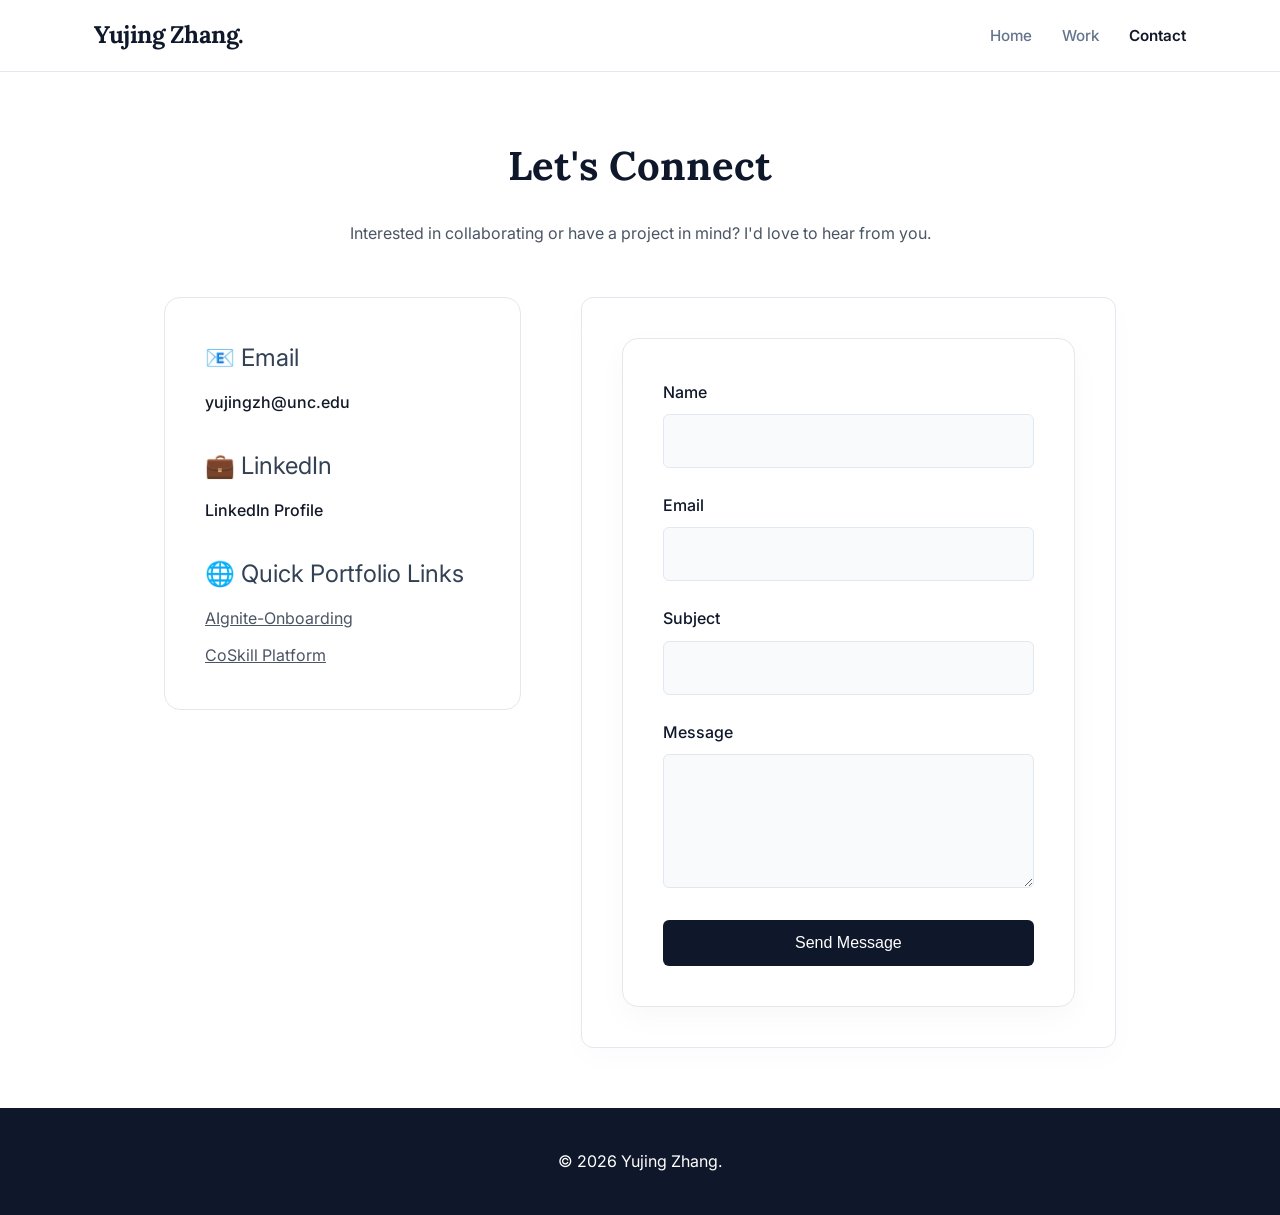
<file: contact.html>
<!DOCTYPE html>
<html lang="en">
<head>
    <meta charset="UTF-8">
    <meta name="viewport" content="width=device-width, initial-scale=1.0">
    <title>Contact - Yujing Zhang</title>
    <link rel="stylesheet" href="style.css">
    <link href="https://fonts.googleapis.com/css2?family=Lora:wght@400;600&family=Inter:wght@400;500;600&display=swap" rel="stylesheet">
</head>
<body style="display: flex; flex-direction: column; min-height: 100vh;">
    
    <nav class="navbar">
        <div class="nav-container">
            <a href="index.html" class="logo">Yujing Zhang.</a>
            <ul class="nav-menu">
                <li><a href="index.html">Home</a></li>
                <li><a href="index.html#portfolio">Work</a></li>
                <li><a href="contact.html" style="color: #111827; font-weight: 600;">Contact</a></li>
            </ul>
        </div>
    </nav>

    <section style="flex-grow: 1; display: flex; align-items: center; padding: 60px 0;">
        <div class="container" style="width: 100%; max-width: 1000px;">
            <div style="text-align: center; margin-bottom: 50px;">
                <h1 class="section-title" style="margin-bottom: 20px;">Let's Connect</h1>
                <p style="color: #4B5563; max-width: 600px; margin: 0 auto;">
                    Interested in collaborating or have a project in mind? I'd love to hear from you.
                </p>
            </div>

            <div class="contact-grid" style="display: grid; grid-template-columns: 1fr 1.5fr; gap: 60px; align-items: start;">
                <div class="contact-info" style="background: #fff; padding: 40px; border-radius: 16px; border: 1px solid #E5E7EB;">
                    
                    <div style="margin-bottom: 30px;">
                        <span style="font-size: 1.5rem; display: block; margin-bottom: 10px;">📧 Email</span>
                        <a href="mailto:yujingzh@unc.edu" style="color: #111827; text-decoration: none; font-weight: 500;">yujingzh@unc.edu</a>
                    </div>

                    <div style="margin-bottom: 30px;">
                        <span style="font-size: 1.5rem; display: block; margin-bottom: 10px;">💼 LinkedIn</span>
                        <a href="https://www.linkedin.com/in/yujingzhang233" target="_blank" style="color: #111827; text-decoration: none; font-weight: 500;">LinkedIn Profile</a>
                    </div>

                    <div>
                        <span style="font-size: 1.5rem; display: block; margin-bottom: 10px;">🌐 Quick Portfolio Links</span>
                        <div style="display: flex; flex-direction: column; gap: 10px;">
                            <a href="https://www.figma.com/proto/IPwVsNekaGKlMUicKkFlYf/EDUC-590---AIgnite-Onboarding-Figma--Copy-?node-id=174-4&t=kibvzkXD0YvhcwhZ-1" target="_blank" style="color: #4B5563; text-decoration: underline;">AIgnite-Onboarding</a>
                            <a href="https://www.figma.com/proto/z1ZxzwCrSdUa23uJxoK12V/CoSkill-Prototype?node-id=0-1&t=khvAR7GtYxwNEWoW-1" target="_blank" style="color: #4B5563; text-decoration: underline;">CoSkill Platform</a>
                        </div>
                    </div>
                </div>

                <div class="contact-form-wrapper fade-in visible">
                    <form action="https://formspree.io/f/mgopppkq" method="POST" style="background: #fff; padding: 40px; border-radius: 16px; box-shadow: 0 10px 30px rgba(0,0,0,0.03); border: 1px solid #E5E7EB;">
                        <div class="form-group">
                            <label for="name">Name</label>
                            <input type="text" id="name" name="name" required>
                        </div>
                        <div class="form-group">
                            <label for="email">Email</label>
                            <input type="email" id="email" name="email" required>
                        </div>
                        <div class="form-group">
                            <label for="subject">Subject</label>
                            <input type="text" id="subject" name="subject" required>
                        </div>
                        <div class="form-group">
                            <label for="message">Message</label>
                            <textarea id="message" name="message" rows="5" required></textarea>
                        </div>
                        <button type="submit" class="btn-primary" style="width: 100%; margin: 0;">Send Message</button>
                    </form>
                </div>
            </div>
        </div>
    </section>

    <footer class="footer">
        <div class="container">
            <p>&copy; 2026 Yujing Zhang.</p>
        </div>
    </footer>
</body>
</html>
</file>
<file: style.css>
/* ==========================================================================
   Base & Variables
   ========================================================================== */
:root {
    --primary-color: #0f172a;
    --accent-color: #ca8a04;
    --bg-light: #f8fafc;
    --text-main: #334155;
    --text-light: #64748b;
    --white: #ffffff;
    --border-color: #e2e8f0;
    --transition: all 0.3s ease;
}

* { margin: 0; padding: 0; box-sizing: border-box; }

body {
    font-family: 'Inter', sans-serif;
    color: var(--text-main);
    background-color: var(--white);
    line-height: 1.7;
    scroll-behavior: smooth;
}

h1, h2, h3, h4, .logo {
    font-family: 'Lora', serif;
    color: var(--primary-color);
}

.container {
    max-width: 1140px;
    margin: 0 auto;
    padding: 0 24px;
}

section { padding: 100px 0; }

.section-title { font-size: 2.5rem; margin-bottom: 50px; position: relative; }

.section-subtitle {
    font-size: 1.8rem;
    color: var(--primary-color);
    margin: 60px 0 30px 0;
    padding-bottom: 10px;
    border-bottom: 2px solid var(--border-color);
}

.section-description { font-size: 1.1rem; color: var(--text-light); margin-bottom: 50px; max-width: 600px; }

/* ==========================================================================
   Navigation (FIXED: Added max-width & margin)
   ========================================================================== */
.navbar {
    position: sticky;
    top: 0;
    background: rgba(255, 255, 255, 0.95);
    backdrop-filter: blur(10px);
    border-bottom: 1px solid var(--border-color);
    z-index: 1000;
    padding: 15px 0;
}

.nav-container { 
    display: flex; 
    justify-content: space-between; 
    align-items: center; 
    max-width: 1140px; /* 限制导航栏的最大宽度 */
    margin: 0 auto;    /* 居中对齐 */
    padding: 0 24px;   /* 两侧留白 */
}

.logo { font-size: 1.5rem; text-decoration: none; font-weight: 700; letter-spacing: -0.5px; }

.nav-menu { display: flex; list-style: none; gap: 30px; align-items: center; }
.nav-menu a { text-decoration: none; color: var(--text-light); font-weight: 500; font-size: 0.95rem; transition: var(--transition); }
.nav-menu a:hover, .nav-menu a.nav-resume { color: var(--primary-color); }

/* ==========================================================================
   Buttons
   ========================================================================== */
.btn-primary, .btn-secondary, .btn-outline {
    display: inline-block;
    padding: 14px 32px;
    border-radius: 6px;
    text-decoration: none;
    font-weight: 500;
    transition: var(--transition);
    border: none;
    cursor: pointer;
    font-size: 1rem;
}

.btn-primary { background-color: var(--primary-color); color: var(--white); }
.btn-primary:hover { background-color: #000; transform: translateY(-2px); box-shadow: 0 10px 20px rgba(0,0,0,0.1); }

.btn-secondary { background-color: var(--bg-light); color: var(--primary-color); border: 1px solid var(--border-color); }
.btn-secondary:hover { border-color: var(--primary-color); }

.btn-outline { background-color: transparent; border: 1px solid var(--primary-color); color: var(--primary-color); margin-top: 20px; }
.btn-outline:hover { background-color: var(--primary-color); color: var(--white); }

/* ==========================================================================
   Hero Section (FIXED: Added loadUp animation)
   ========================================================================== */
.hero {
    height: 90vh;
    display: flex;
    flex-direction: column;
    justify-content: center;
    align-items: center;
    text-align: center;
    background: linear-gradient(180deg, var(--bg-light) 0%, var(--white) 100%);
    position: relative;
}

/* 纯 CSS 首屏加载动画，取代可能失效的 JavaScript 监听 */
.hero-content {
    opacity: 0;
    animation: loadUp 1s cubic-bezier(0.16, 1, 0.3, 1) forwards;
}

@keyframes loadUp {
    0% { opacity: 0; transform: translateY(40px); }
    100% { opacity: 1; transform: translateY(0); }
}

.hero-title { font-size: 4rem; line-height: 1.1; margin-bottom: 24px; letter-spacing: -1px; max-width: 900px; margin-left: auto; margin-right: auto; }
.hero-subtitle { font-size: 1.25rem; color: var(--text-light); margin-bottom: 40px; }
.hero-cta { display: flex; gap: 16px; justify-content: center; }

.scroll-indicator { position: absolute; bottom: 40px; color: var(--text-light); font-size: 0.9rem; letter-spacing: 1px; text-transform: uppercase; }
.scroll-arrow { margin-top: 5px; animation: bounce 2s infinite; }
@keyframes bounce { 0%, 20%, 50%, 80%, 100% { transform: translateY(0); } 40% { transform: translateY(-10px); } 60% { transform: translateY(-5px); } }

/* ==========================================================================
   About Section
   ========================================================================== */
.about-content { display: grid; grid-template-columns: 1fr 2fr; gap: 60px; align-items: start; }
.profile-pic { width: 100%; aspect-ratio: 1/1; object-fit: cover; border-radius: 12px; box-shadow: 0 20px 40px rgba(0,0,0,0.08); }
.lead { font-size: 1.25rem; font-weight: 500; color: var(--primary-color); margin-bottom: 24px; }
.about-text p { margin-bottom: 16px; }

/* ==========================================================================
   Experience Timeline
   ========================================================================== */
.experience-section { background-color: var(--bg-light); border-top: 1px solid var(--border-color); border-bottom: 1px solid var(--border-color); }
.timeline { position: relative; padding-left: 40px; margin-bottom: 40px; }
.timeline::before { content: ''; position: absolute; left: 6px; top: 0; bottom: 0; width: 2px; background: var(--border-color); }

.timeline-item { position: relative; margin-bottom: 40px; }
.timeline-dot { position: absolute; left: -41px; top: 6px; width: 14px; height: 14px; background: var(--accent-color); border-radius: 50%; box-shadow: 0 0 0 4px var(--bg-light); }

.experience-card {
    background: var(--white);
    border: 1px solid var(--border-color);
    border-radius: 12px;
    padding: 32px;
    transition: var(--transition);
}
.experience-card:hover { transform: translateY(-4px); box-shadow: 0 12px 24px rgba(0,0,0,0.04); border-color: var(--accent-color); }

.time-tag { display: inline-block; padding: 6px 12px; background: var(--bg-light); color: var(--text-light); border-radius: 20px; font-size: 0.85rem; font-weight: 600; margin-bottom: 16px; letter-spacing: 0.5px; }
.job-title { font-size: 1.4rem; margin-bottom: 4px; }
.company-name { font-weight: 500; color: var(--accent-color); margin-bottom: 16px; font-size: 1.1rem; }
.experience-list { padding-left: 20px; color: var(--text-main); }
.experience-list li { margin-bottom: 8px; }

/* ==========================================================================
   Expertise
   ========================================================================== */
.expertise-grid { display: grid; grid-template-columns: repeat(auto-fit, minmax(300px, 1fr)); gap: 30px; }
.expertise-card { padding: 40px 30px; border: 1px solid var(--border-color); border-radius: 12px; transition: var(--transition); background: var(--bg-light); }
.expertise-card:hover { background: var(--white); border-color: var(--accent-color); transform: translateY(-4px); box-shadow: 0 12px 24px rgba(0,0,0,0.04); }
.expertise-icon { font-size: 2.5rem; margin-bottom: 20px; }

.skills-section { margin-top: 60px; }
.subsection-title { font-size: 1.5rem; margin-bottom: 20px; }
.skills-list { display: flex; flex-wrap: wrap; gap: 12px; }
.skill-tag { padding: 10px 20px; background: var(--primary-color); color: var(--white); border-radius: 30px; font-size: 0.9rem; font-weight: 500; }

/* ==========================================================================
   Portfolio Grid
   ========================================================================== */
.portfolio-section { background-color: var(--white); }
.portfolio-grid { display: grid; grid-template-columns: repeat(auto-fit, minmax(340px, 1fr)); gap: 40px; }

.portfolio-item { border: 1px solid var(--border-color); border-radius: 12px; overflow: hidden; transition: var(--transition); background: var(--white); display: flex; flex-direction: column; }
.portfolio-item:hover { transform: translateY(-8px); box-shadow: 0 20px 40px rgba(0,0,0,0.08); border-color: var(--accent-color); }

.portfolio-image { height: 220px; overflow: hidden; }
.portfolio-image img { width: 100%; height: 100%; object-fit: cover; object-position: top; transition: transform 0.6s ease; }
.portfolio-item:hover .portfolio-image img { transform: scale(1.05); }

.portfolio-content { padding: 30px; flex-grow: 1; display: flex; flex-direction: column; }
.portfolio-content h3 { font-size: 1.4rem; margin-bottom: 8px; }
.project-type { font-size: 0.8rem; text-transform: uppercase; letter-spacing: 1px; color: var(--accent-color); font-weight: 600; margin-bottom: 16px; }
.project-description { margin-bottom: 24px; flex-grow: 1; }

.project-tags { display: flex; flex-wrap: wrap; gap: 8px; margin-top: auto; border-top: 1px solid var(--border-color); padding-top: 20px; }
.project-tags span { font-size: 0.8rem; padding: 4px 10px; background: var(--bg-light); color: var(--text-light); border-radius: 4px; font-weight: 500; }

/* ==========================================================================
   Contact Section
   ========================================================================== */
.contact-section { background-color: var(--bg-light); border-top: 1px solid var(--border-color); }

.contact-content {
    display: grid;
    grid-template-columns: 1fr 1.5fr; 
    gap: 60px;
    align-items: start;
}

.contact-info { background: var(--white); padding: 40px; border-radius: 12px; border: 1px solid var(--border-color); }

.contact-method { display: flex; align-items: flex-start; gap: 16px; margin-bottom: 30px; }
.contact-method:last-child { margin-bottom: 0; }
.contact-icon { font-size: 1.8rem; line-height: 1; }
.contact-method h4 { font-size: 1.1rem; margin-bottom: 4px; }
.contact-method a { color: var(--text-light); text-decoration: none; transition: var(--transition); }
.contact-method a:hover { color: var(--accent-color); }
.portfolio-links-vertical { display: flex; flex-direction: column; gap: 8px; }

.contact-form-wrapper { background: var(--white); padding: 40px; border-radius: 12px; border: 1px solid var(--border-color); box-shadow: 0 10px 30px rgba(0,0,0,0.02); }

.form-row { display: grid; grid-template-columns: 1fr 1fr; gap: 24px; }
.form-group { margin-bottom: 24px; }
.form-group label { display: block; margin-bottom: 8px; font-weight: 500; color: var(--primary-color); }
.form-group input, .form-group textarea { width: 100%; padding: 16px; border: 1px solid var(--border-color); border-radius: 6px; font-family: inherit; font-size: 1rem; background: var(--bg-light); transition: var(--transition); box-sizing: border-box; }
.form-group input:focus, .form-group textarea:focus { outline: none; border-color: var(--accent-color); background: var(--white); box-shadow: 0 0 0 3px rgba(202, 138, 4, 0.1); }
.contact-form button { width: 100%; }

/* ==========================================================================
   Footer
   ========================================================================== */
.footer { text-align: center; padding: 40px 0; background: var(--primary-color); color: var(--white); }
.footer-tagline { font-size: 0.9rem; color: rgba(255,255,255,0.6); margin-top: 8px; }

/* ==========================================================================
   Scroll Animations
   ========================================================================== */
.fade-in { opacity: 0; transform: translateY(30px); transition: opacity 0.8s ease-out, transform 0.8s ease-out; will-change: opacity, visibility; }
.fade-in.visible { opacity: 1; transform: none; }

/* ==========================================================================
   Responsive Design
   ========================================================================== */
@media (max-width: 900px) {
    .about-content { grid-template-columns: 1fr; }
    .profile-pic { max-width: 350px; margin: 0 auto; display: block; }
    .contact-content { grid-template-columns: 1fr; }
}

@media (max-width: 600px) {
    .hero-title { font-size: 2.5rem; }
    .form-row { grid-template-columns: 1fr; }
    .nav-menu { display: none; }
}
</file>
